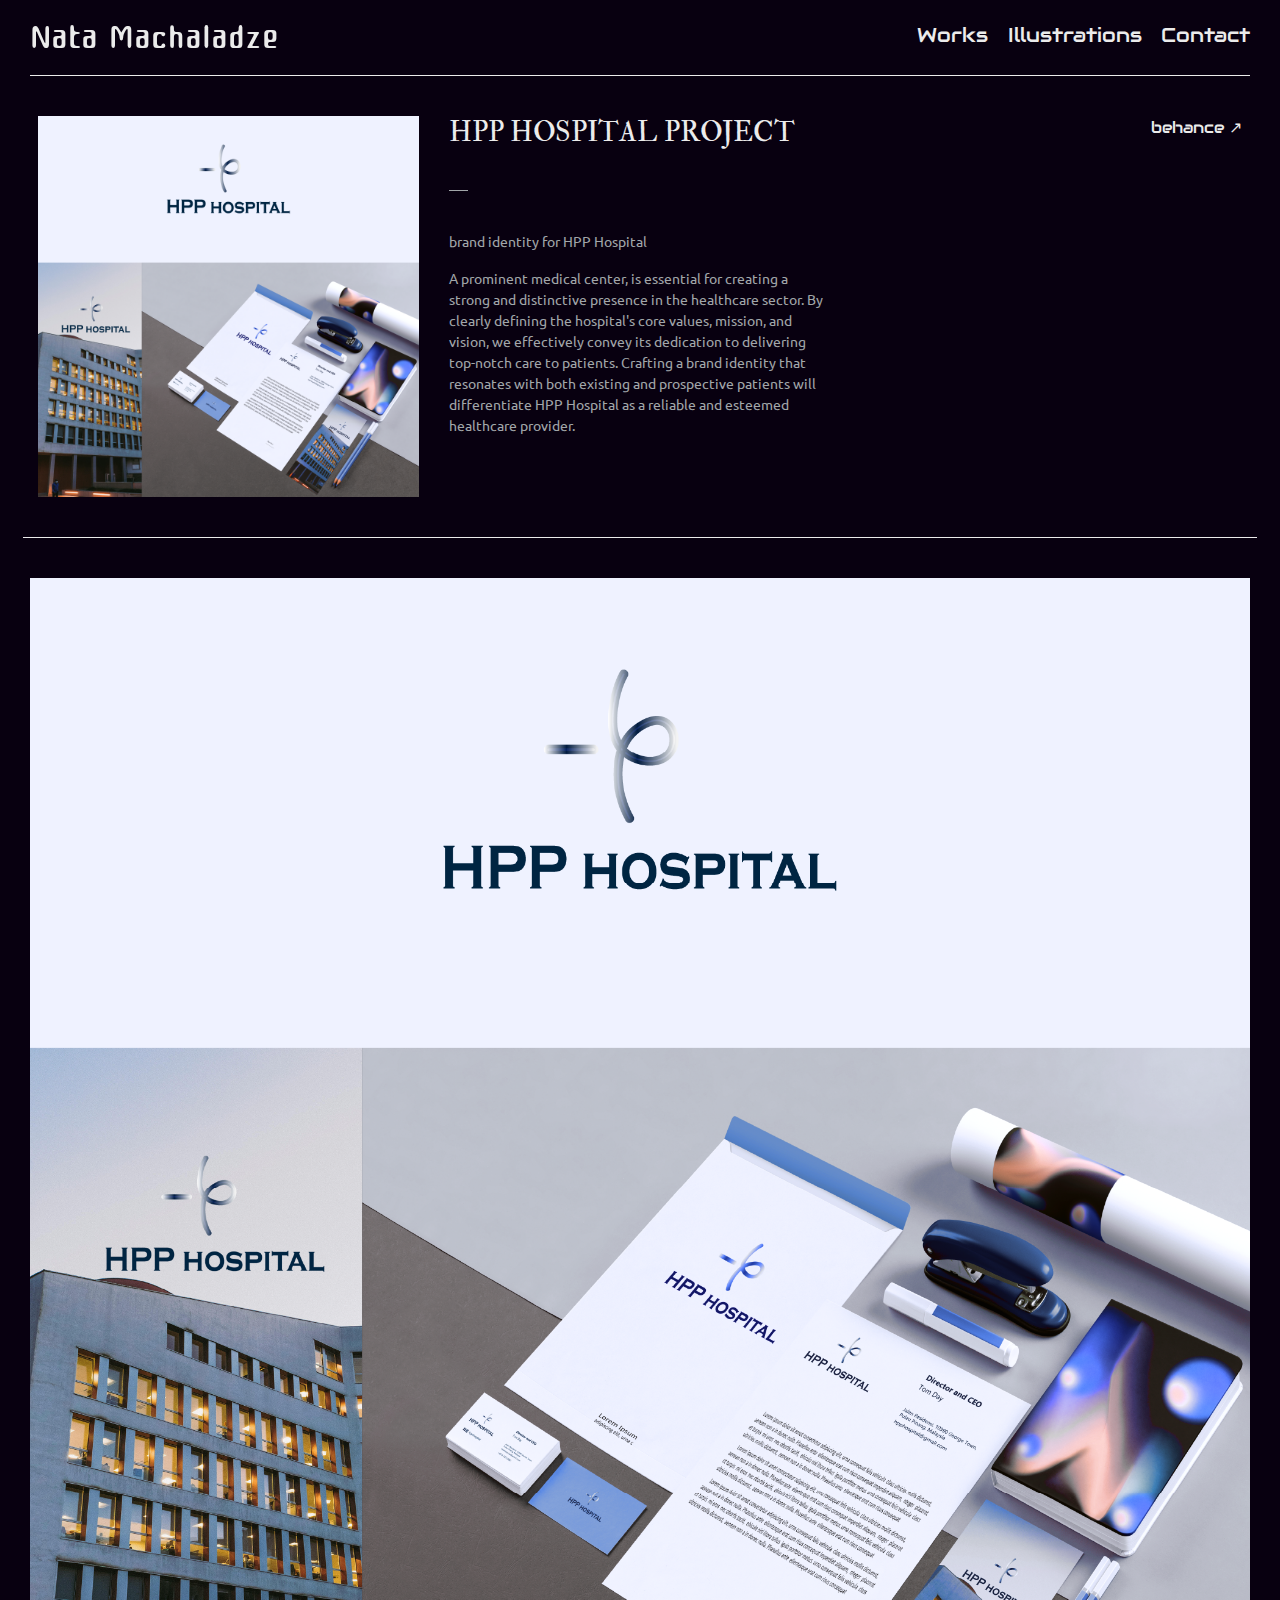
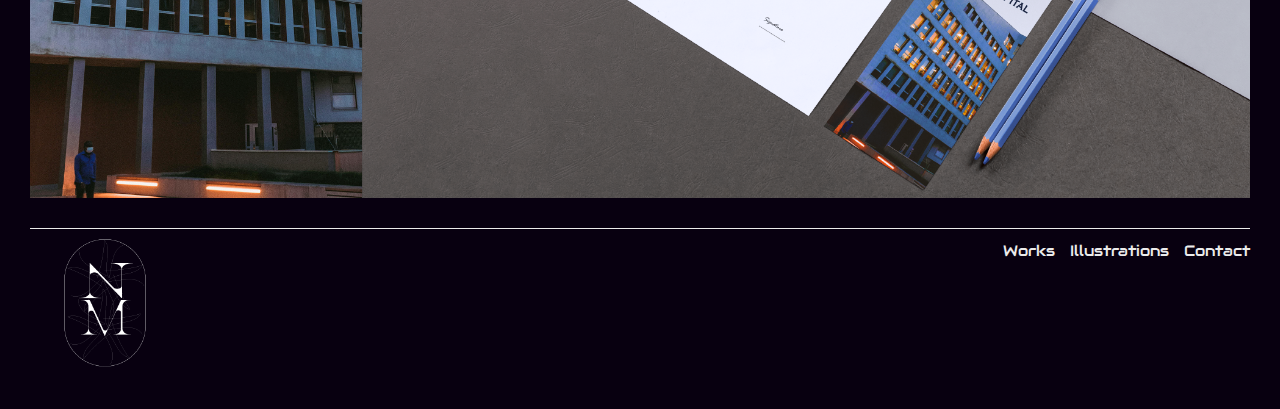
<file: hppHospital.html>
<!doctype html>
<html lang="en">
  <head>

    <meta charset="utf-8">
    <meta name="viewport" content="width=device-width, initial-scale=1, shrink-to-fit=no">


    <link rel="stylesheet" href="https://cdn.jsdelivr.net/npm/bootstrap@4.0.0/dist/css/bootstrap.min.css" integrity="sha384-Gn5384xqQ1aoWXA+058RXPxPg6fy4IWvTNh0E263XmFcJlSAwiGgFAW/dAiS6JXm" crossorigin="anonymous">

    <link rel="stylesheet" href="https://cdnjs.cloudflare.com/ajax/libs/font-awesome/6.4.0/css/all.min.css" integrity="sha512-iecdLmaskl7CVkqkXNQ/ZH/XLlvWZOJyj7Yy7tcenmpD1ypASozpmT/E0iPtmFIB46ZmdtAc9eNBvH0H/ZpiBw==" crossorigin="anonymous" referrerpolicy="no-referrer" />
    
    <link rel="stylesheet" href="CSS/main.css">

    <link rel = "icon" href = 
    "assets/logo/logo_w.png" 
        type = "image/x-icon">

    <title>NM</title>
  </head>
  <body>
    
    <header class="header" id="myHeader">
        <div class="container">
            <nav>
                <div class="logo_place">
                    <a href="index.html">Nata Machaladze</a>
                </div>

                <div class="menu_toggle">
                    <div>Menu</div>
                </div>

                <div class="menu_items">
                    <ul>
                        <li><a href="works.html">Works</a></li>
                        <li><a href="illustrations.html">Illustrations</a></li>
                        <li><a href="contact.html">Contact</a></li>
                    </ul>
                </div>

            </nav>
        </div>
    </header>

    <section class="content_area">
        <div class="container">
            <div class="row">
                <div class="col-md-4">
                    <div class="single_content">
                        <img src="assets/hpp hospital/Artboard 1 (1).png" alt="">
                    </div>
                </div>

                <div class="col-md-4">
                    <div class="single_content">
                        <h3>HPP HOSPITAL PROJECT</h3>
                        <div class="line"></div>
                        <p>brand identity for HPP Hospital </p>
                        <p>
                            A prominent medical center, is essential for creating a strong and distinctive presence in the healthcare sector. By clearly defining the hospital's core values, mission, and vision, we effectively convey its dedication to delivering top-notch care to patients. Crafting a brand identity that resonates with both existing and prospective patients will differentiate HPP Hospital as a reliable and esteemed healthcare provider.</p>
                    </div>
                </div>

                <div class="col-md-4">
                    <div class="single_content">
                        <a target="_blank" href="https://www.behance.net/natamachaladze">behance ↗</a>
                    </div>
                </div>
            </div>
        </div>
    </section>

    <section class="hpp_project">
        <div class="container">
            <div class="row">
                <div class="col-md-12">
                    <div class="project_img">
                      <img src="assets/hpp hospital/Artboard 1 (1).png" alt="">
                    </div>
                </div>
            </div>
            
        </div>
    </section>




    <footer>
        <div class="container">
            <div class="footer_area">
                <div class="footer_logo">
                  <img src="assets/logo/logo_w.png" alt="">
                </div>

                <div class="footer_nav">
                    <ul>
                        <li><a href="works.html">Works</a></li>
                        <li><a href="illustrations.html">Illustrations</a></li>
                        <li><a href="contact.html">Contact</a></li>
                    </ul>

                    <div class="footer_socials">
                        <ul>
                            <li><a target="_blank" href="https://www.behance.net/natamachaladze"><i class="fa-brands fa-behance"></i></a></li>
                            <li><a target="_blank" href="https://www.instagram.com/studio_wnx_/"><i class="fa-brands fa-instagram"></i></a></li>
                            <li><a target="_blank" href="https://www.linkedin.com/in/nata-mach-0404a6269/"><i class="fa-brands fa-linkedin-in"></i></a></li>
                        </ul>
                    </div>
                </div>
            </div>
        </div>
    </footer>






    <!-- Optional JavaScript -->
    <!-- jQuery first, then Popper.js, then Bootstrap JS -->
    <script src="https://code.jquery.com/jquery-3.2.1.slim.min.js" integrity="sha384-KJ3o2DKtIkvYIK3UENzmM7KCkRr/rE9/Qpg6aAZGJwFDMVNA/GpGFF93hXpG5KkN" crossorigin="anonymous"></script>
    <script src="https://cdn.jsdelivr.net/npm/popper.js@1.12.9/dist/umd/popper.min.js" integrity="sha384-ApNbgh9B+Y1QKtv3Rn7W3mgPxhU9K/ScQsAP7hUibX39j7fakFPskvXusvfa0b4Q" crossorigin="anonymous"></script>
    <script src="https://cdn.jsdelivr.net/npm/bootstrap@4.0.0/dist/js/bootstrap.min.js" integrity="sha384-JZR6Spejh4U02d8jOt6vLEHfe/JQGiRRSQQxSfFWpi1MquVdAyjUar5+76PVCmYl" crossorigin="anonymous"></script>
    <script src="JS/mine.js"></script>
  </body>
</html>
</file>
<file: CSS/main.css>
* {
    margin: 0;
    padding: 0;
    box-sizing: border-box;
}

:root {
    --text_b: hsl(210deg 5% 5%);
    --background_b: #080010;
    --background_g: hsl(210deg 5% 90%);
    --text_w: #ebebeb;
    --text_g: #a1a6a9;
    --green: #26ff46;
    --pink: #ff37c6;
}

@font-face {
    font-family: 'logo';
    src: url(../font/CuteFont-Regular.ttf);
}

@font-face {
    font-family: 'eleganto';
    src: url(../font/IMFellDoublePicaSC-Regular.ttf);
}

@font-face {
    font-family: 'menu';
    src: url(../font/Audiowide-Regular.ttf);
}

@font-face {
    font-family: 'play';
    src: url(../font/Play-Regular.ttf);
}

@font-face {
    font-family: 'ub-300';
    src: url(../font/Ubuntu-300.ttf);
}

@font-face {
    font-family: 'ub-400';
    src: url(../font/Ubuntu-400.ttf);
}

a {
    text-decoration: none;
}

img {
    width: 100%;
    vertical-align: middle;
    object-fit: cover;
}

::-webkit-scrollbar {
    width: 2px;
}
  
::-webkit-scrollbar-track {
    background-color: var(--background_g);
    border-radius: 10px;
}
   
::-webkit-scrollbar-thumb {
    background: var(--background_b); 
    border-radius: 10px;
}
  
::-webkit-scrollbar-thumb:hover {
    background: var(--background_b); 
}

.container {
    max-width: 1250px;
}

body {
    background-color: var(--background_b);
    transition: background .8s, color .8s;
}

.header {
    background-color: var(--background_b);
    z-index: 1;
}
  
.content {
    padding: 16px;
}

.sticky {
    position: fixed;
    top: 0;
    width: 100%
}
  

.sticky + .content {
    padding-top: 102px;
}

nav {
    display: flex;
    justify-content: space-between;
    align-items: center;
    border-bottom: 1px solid var(--text_w);
}

.logo_place a {
    color: var(--text_w);
    font-size: 50px;
    font-family: 'logo';
    text-decoration: none;
}

.menu_items.active {
    height: 200px;
}

.menu_items.active ul {
    opacity: 1;
}

.menu_items ul li {
    display: inline-block;
    margin-left: 15px;
    margin-top: 10px;
}

.menu_items ul li a {
    color: var(--text_w);
    font-size: 20px;
    text-decoration: none;
    font-family: 'menu';
}

.menu_toggle {
    display: none;
    color: var(--text_w);
    font-family: 'menu';
    font-size: 15px;
}

.main_logo {
    margin-top: 50px;
}

.logo_img {
    display: flex;
    align-items: center;
    justify-content: center;
}

.logo_img img {
    width: 300px;
    height: 300px;
}

.logo_name {
    font-family: 'logo';
    display: flex;
    align-items: center;
    justify-content: center;
    flex-direction: column;
    text-align: center;
    font-size: 40px;
    color: var(--text_w);
    line-height: 35px;
}

.logo_name .big {
    font-size: 100px;
    margin-bottom: 7px;
}

.social_icons {
    text-align: center;
    margin-top: 20px;
}

.social_icons ul li {
    display: inline-block;
    margin-right: 15px;
}

.social_icons ul li:hover a {
    transform: scale(1.2);
}

.social_icons ul li a {
    display: block;
    color: var(--text_w);
    font-size: 17px;
    transition: .3s;

}

/* works */

.works {
    margin: 80px 0;
}

.works a {
    text-decoration: none;
}

.single_work {
    font-family: 'eleganto';
    display: flex;
    justify-content: space-between;
    align-items: center;
    border-top: 1px solid var(--text_w);
    border-bottom: 1px solid var(--text_w);
    padding: 15px 0;
    transition: .3s;
}

.single_work:hover {
    background-color: #ffffff1f;
}

.work_text {
    margin-right: 20px;
}

.work_text h6 {
    color: var(--text_w);
    font-size: 20px;
    margin-bottom: 30px;
}

.work_text p {
    font-family: 'ub-300';
    color: var(--text_g);
    font-size: 12px;
    text-transform: uppercase;
}

.work_img img {
    width: 200px;
    height: 100px;
    object-fit: cover;
}


/* footer */

footer {
    margin: 30px 0;
}

.footer_area {
    border-top: 1px solid var(--text_w);
    display: flex;
    justify-content: space-between;
}

.footer_logo img {
    width: 150px;
    height: 150px;
}

.footer_nav ul {
    margin-top: 10px;
    font-family: 'menu';
}

.footer_nav ul li {
    display: inline-block;
    margin-left: 10px;
}

.footer_nav ul li a {
    color: var(--text_w);
    font-size: 15px;
    text-decoration: none;
}

.footer_socials ul li {
    display: inline-block;
}

.footer_socials ul li a {
    display: inline-block;
    text-decoration: none;
    color: var(--text_w);
    transition: .3s;
}

.footer_socials ul li:hover a {
    transform: scale(1.2);
}


/* googlePlay_area */

.content_area {
    font-family: 'ub-400';
    margin: 40px 23px;
    border-bottom: 1px solid var(--text_w);
    padding-bottom: 40px;
}

.single_content h3 {
    font-family: 'eleganto';
    color: var(--text_w);
    margin-bottom: 30px;
}

.single_content .line {
    height: 1px;
    background-color: var(--text_g);
    width: 5%;
    margin: 40px 0;
}

.single_content p {
    color: var(--text_g);
    font-size: 14px;
}

.single_content a {
    font-family: 'menu';
    color: var(--text_w);
    float: right;
}

.single_essential {
    margin-bottom: 20px;
}

.single_essential img {
    border-radius: 7px;
}

.sketch_marg {
    margin-top: 40px;
}

.single_sketch {
    margin-bottom: 20px;
}

.middle_content {
    font-family: 'ub-400';
    font-size: 15px;
    color: var(--text_g);
}

.soc_work {
    margin: 40px 0;
}

.soc_work img {
    border-radius: 20px;
    height: 600px;
}

.single_sketch .sk_h {
    height: 570px;
}

.shopping-board {
    margin-top: 20px;
}

/* LOADER */
  

  /* .preloader {
    position: fixed;
    top: 0;
    left: 0;
    width: 100vw;
    height: 100vh;
    display: flex;
    align-items: center;
    justify-content: center;
    background: var(--background_b);
    transition: opacity 0.75s, visibility 0.75s;
  }
  
  .loader--hidden {
    opacity: 0;
    visibility: hidden;
  } */


.myImage {
    margin-top: 50px;
}

.myImage img {
    width: 100%;
}

.single_section .img_text {
    color: var(--text_g);
    font-style: italic;
    font-size: 13px;
}

.single_section .about_title {
    margin-top: 50px;
    margin-bottom: 50px;
    font-family: 'menu';
    color: var(--text_w);
    text-align: center;
}

.single_section .about_text {
    color: var(--text_g);
    text-align: center;
    width: 60%;
    font-size: 12px;
    margin: auto;
}

.contact_text {
    text-align: center;
    color: var(--text_g);
    width: 60%;
    font-size: 12px;
    margin: auto;
}

.contact_text .mail p {
    color: var(--text_g);
    cursor: pointer;
    transition: .3s
}

.contact_text .mail p:hover {
    color: var(--text_w);
}


  

/* Mobile Styles */
@media only screen and (max-width: 1250px) {
    header {
        padding: 0 30px;
    }
}


@media only screen and (max-width: 768px) {

    header {
        padding: 0 30px;
    }

    nav {
        /* flex-direction: column; */
        display: block;
    }

    .menu_toggle {
        display: block;
        cursor: pointer;
        margin-bottom: 10px;
    }

    .menu_items {
        height: 0;
        position: absolute;
        left: 0;
        right: 0;
        top: 108px;
        width: 100%;
        transition: .3s;
        overflow: hidden;
        background-color: var(--background_b);
        z-index: 1;
    }

    .menu_items ul {
        display: block;
        width: fit-content;
        margin: 50px auto;
        text-align: center;
        transition: .5s;
        opacity: 0;
    }

    .menu_items ul li a {
        margin-bottom: 15px;
    }

    .menu_items ul li {
        display: block;
    }

    .single_content h3 {
        margin-top: 20px;
    }

    .single_sketch .sk_h {
        height: 390px;
    }

    .soc_work img {
        height: 320px;
    }
}
</file>
